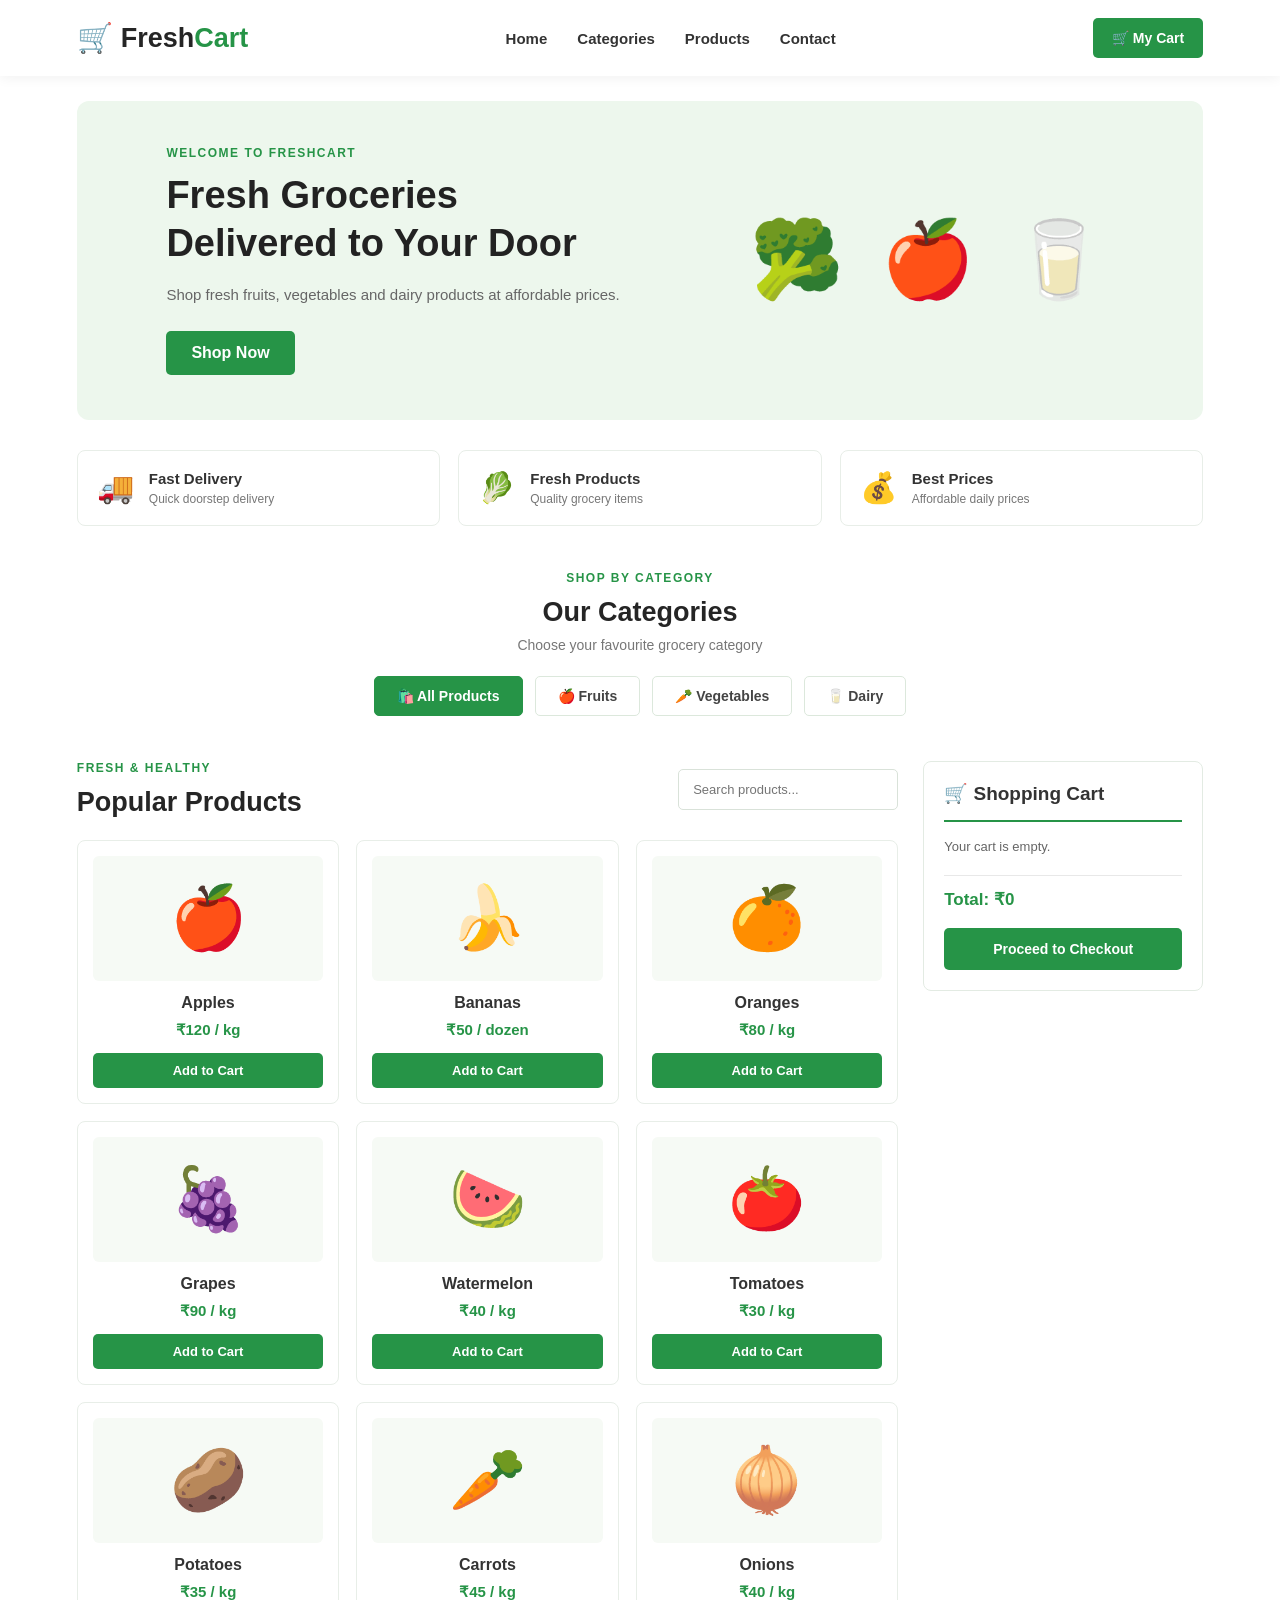
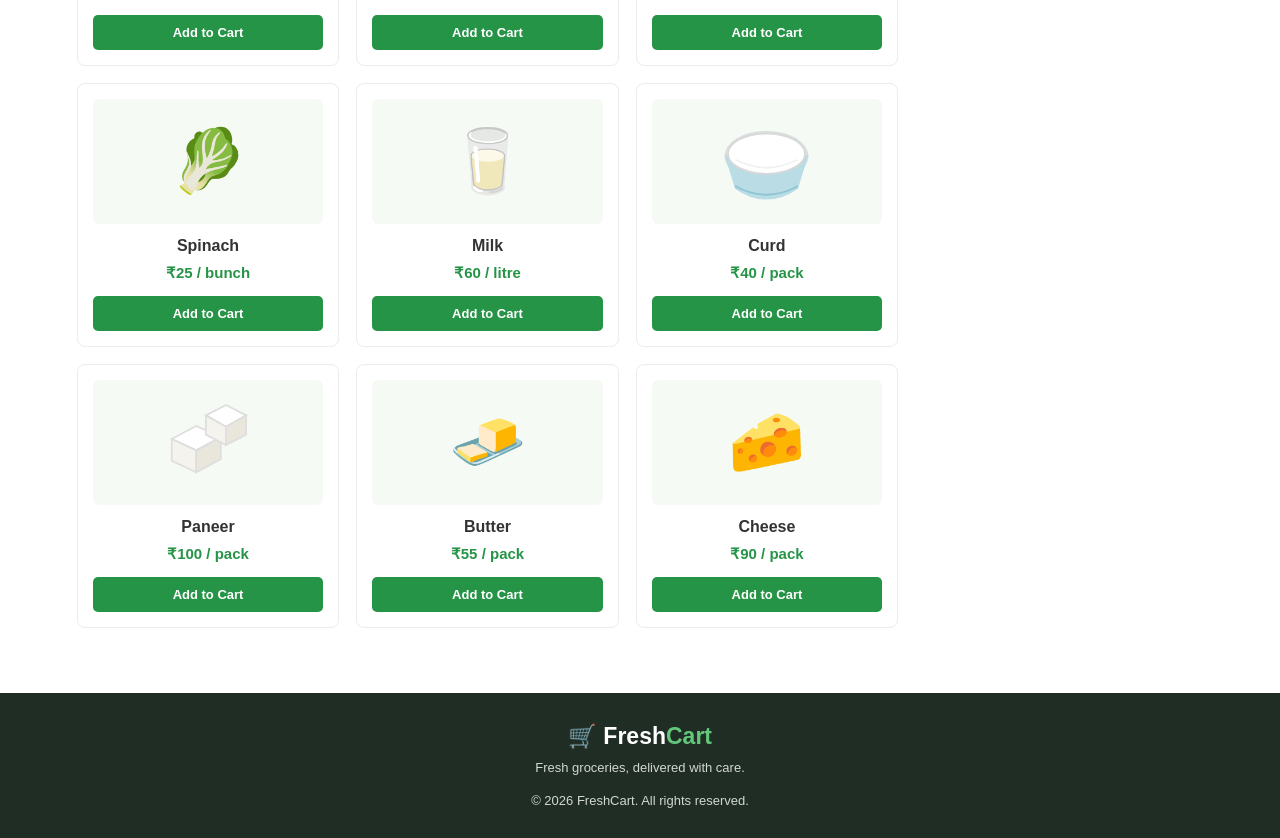
<file: index.html>
<!DOCTYPE html>
<html lang="en">
<head>
    <meta charset="UTF-8">
    <meta name="viewport" content="width=device-width, initial-scale=1.0">
    <title>FreshCart - Online Grocery Store</title>
    <link rel="stylesheet" href="style.css">
</head>
<body>

    <!-- HEADER -->
    <header class="header">
        <div class="logo">
            <span class="logo-icon">🛒</span>
            <span>Fresh<span class="green">Cart</span></span>
        </div>

        <nav class="navigation">
            <a href="#home">Home</a>
            <a href="#categories">Categories</a>
            <a href="#products">Products</a>
            <a href="#footer">Contact</a>
        </nav>

        <a href="#cart" class="cart-link">🛒 My Cart</a>
    </header>

    <!-- SHOPPING PAGE -->
    <div id="shoppingPage">

        <!-- HERO SECTION -->
        <section class="hero" id="home">
            <div class="hero-content">
                <p class="small-heading">WELCOME TO FRESHCART</p>
                <h1>Fresh Groceries<br>Delivered to Your Door</h1>
                <p class="hero-description">
                    Shop fresh fruits, vegetables and dairy products
                    at affordable prices.
                </p>
                <a href="#products" class="shop-button">Shop Now</a>
            </div>

            <div class="hero-emoji">🥦 🍎 🥛</div>
        </section>

        <!-- BENEFITS -->
        <section class="benefits">
            <div class="benefit">
                <span>🚚</span>
                <div>
                    <h3>Fast Delivery</h3>
                    <p>Quick doorstep delivery</p>
                </div>
            </div>

            <div class="benefit">
                <span>🥬</span>
                <div>
                    <h3>Fresh Products</h3>
                    <p>Quality grocery items</p>
                </div>
            </div>

            <div class="benefit">
                <span>💰</span>
                <div>
                    <h3>Best Prices</h3>
                    <p>Affordable daily prices</p>
                </div>
            </div>
        </section>

        <!-- CATEGORIES -->
        <section class="category-section" id="categories">
            <div class="section-heading">
                <p class="small-heading">SHOP BY CATEGORY</p>
                <h2>Our Categories</h2>
                <p>Choose your favourite grocery category</p>
            </div>

            <div class="categories">
                <button class="active" onclick="filterProducts('All', this)">
                    🛍️ All Products
                </button>

                <button onclick="filterProducts('Fruits', this)">
                    🍎 Fruits
                </button>

                <button onclick="filterProducts('Vegetables', this)">
                    🥕 Vegetables
                </button>

                <button onclick="filterProducts('Dairy', this)">
                    🥛 Dairy
                </button>
            </div>
        </section>

        <!-- PRODUCTS AND CART -->
        <section class="shopping-layout" id="products">

            <div class="products-area">
                <div class="products-heading">
                    <div>
                        <p class="small-heading">FRESH & HEALTHY</p>
                        <h2>Popular Products</h2>
                    </div>

                    <input
                        type="text"
                        id="searchInput"
                        placeholder="Search products..."
                        oninput="displayProducts()"
                    >
                </div>

                <div id="productContainer" class="product-grid"></div>
            </div>

            <!-- CART -->
            <aside class="cart-box" id="cart">
                <h2>🛒 Shopping Cart</h2>
                <div class="cart-line"></div>

                <div id="cartItems" class="cart-items">
                    Your cart is empty.
                </div>

                <div id="cartTotal" class="cart-total">
                    Total: ₹0
                </div>

                <button class="checkout-button" onclick="placeOrder()">
                    Proceed to Checkout
                </button>
            </aside>

        </section>

    </div>

    <!-- DELIVERY PAGE -->
    <section id="deliveryPage" class="delivery-page hidden">
        <div class="delivery-card">
            <button class="back-button" onclick="backToShopping()">
                ← Back to Shopping
            </button>

            <p class="small-heading">FRESHCART CHECKOUT</p>
            <h2>Delivery Details</h2>
            <p class="delivery-description">
                Enter your details to complete your order.
            </p>

            <form id="deliveryForm">
                <label for="customerName">Full Name</label>
                <input
                    type="text"
                    id="customerName"
                    placeholder="Enter your name"
                    required
                >

                <label for="mobile">Mobile Number</label>
                <input
                    type="tel"
                    id="mobile"
                    placeholder="Enter 10-digit mobile number"
                    maxlength="10"
                    required
                >

                <label for="address">Address</label>
                <textarea
                    id="address"
                    placeholder="Enter your delivery address"
                    required
                ></textarea>

                <label for="city">City</label>
                <input
                    type="text"
                    id="city"
                    placeholder="Enter your city"
                    required
                >

                <button type="submit" class="checkout-button">
                    Place Order
                </button>
            </form>
        </div>
    </section>

    <!-- ORDER CONFIRMATION -->
    <section id="confirmationPage" class="confirmation-page hidden">
        <div class="confirmation-card">
            <div class="success-icon">✓</div>
            <h2>Order Placed Successfully!</h2>
            <p class="success-message">
                Thank you for shopping with FreshCart.
            </p>

            <div id="orderDetails" class="order-details"></div>

            <button class="checkout-button" onclick="continueShopping()">
                Continue Shopping
            </button>
        </div>
    </section>

    <!-- FOOTER -->
    <footer id="footer">
        <div class="footer-logo">🛒 Fresh<span>Cart</span></div>
        <p>Fresh groceries, delivered with care.</p>
        <p class="copyright">© 2026 FreshCart. All rights reserved.</p>
    </footer>

    <!-- KEEP YOUR EXISTING JAVASCRIPT FILE -->
    <script src="script.js"></script>

</body>
</html>
</file>
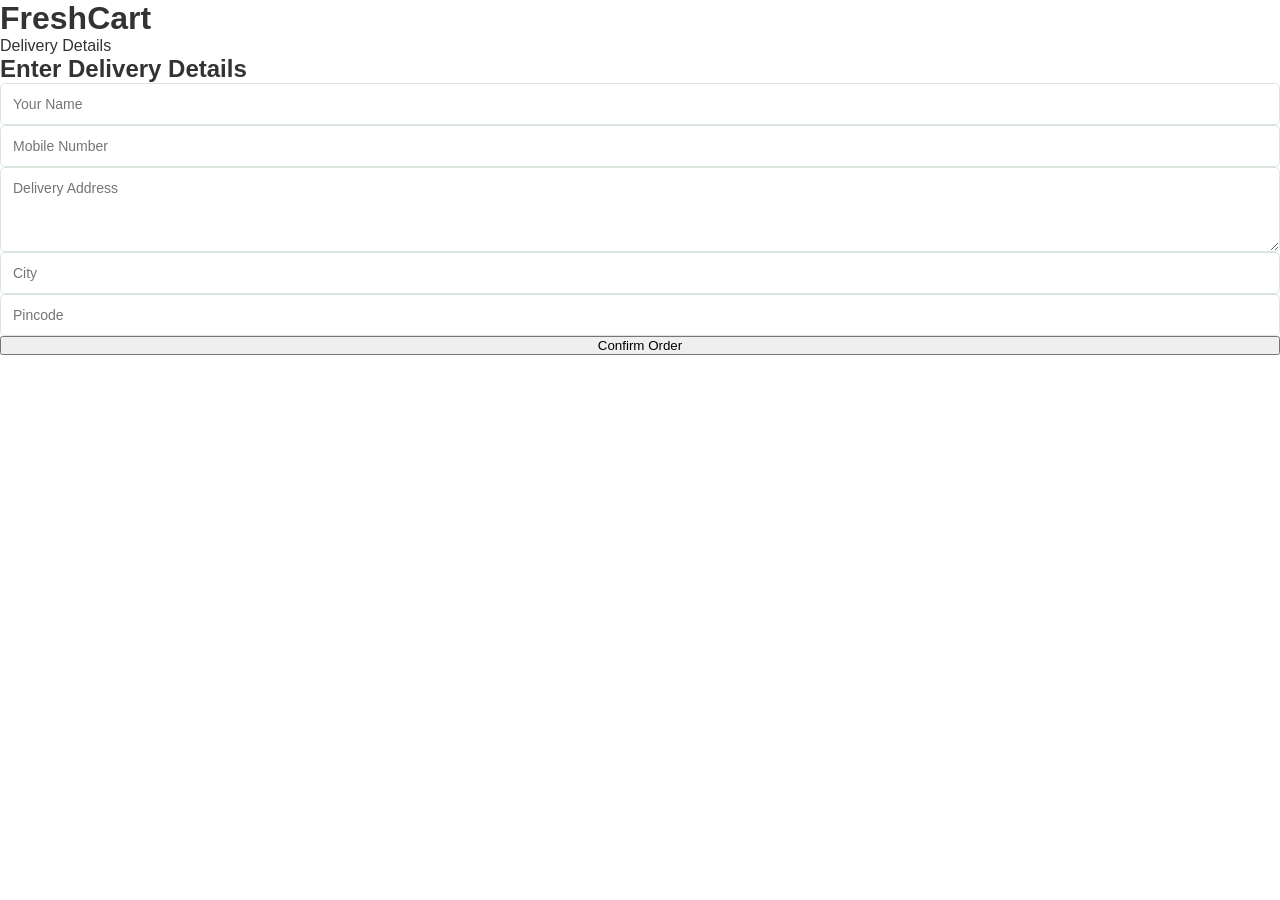
<file: delivery.html>
<!DOCTYPE html>
<html>
<head>
    <title>FreshCart - Delivery Details</title>
    <link rel="stylesheet" href="style.css">
</head>
<body>

<header>
    <h1>FreshCart</h1>
    <p>Delivery Details</p>
</header>

<div class="delivery-box">
    <h2>Enter Delivery Details</h2>

    <form id="deliveryForm">
        <input id="customerName" placeholder="Your Name" required>
        <input id="mobile" placeholder="Mobile Number" maxlength="10" required>
        <textarea id="address" placeholder="Delivery Address" required></textarea>
        <input id="city" placeholder="City" required>
        <input id="pincode" placeholder="Pincode" maxlength="6" required>
        <button type="submit">Confirm Order</button>
    </form>
</div>

<script>
document.getElementById("deliveryForm").addEventListener("submit", function(e) {
    e.preventDefault();

    const mobile = document.getElementById("mobile").value;
    const pincode = document.getElementById("pincode").value;

    if (!/^[0-9]{10}$/.test(mobile)) {
        alert("Enter a valid 10-digit mobile number.");
        return;
    }

    if (!/^[0-9]{6}$/.test(pincode)) {
        alert("Enter a valid 6-digit pincode.");
        return;
    }

    const customer = {
        name: document.getElementById("customerName").value,
        mobile: mobile,
        address: document.getElementById("address").value,
        city: document.getElementById("city").value,
        pincode: pincode
    };

    localStorage.setItem("freshCartCustomer", JSON.stringify(customer));
    window.location.href = "success.html";
});
</script>

</body>
</html>
</file>
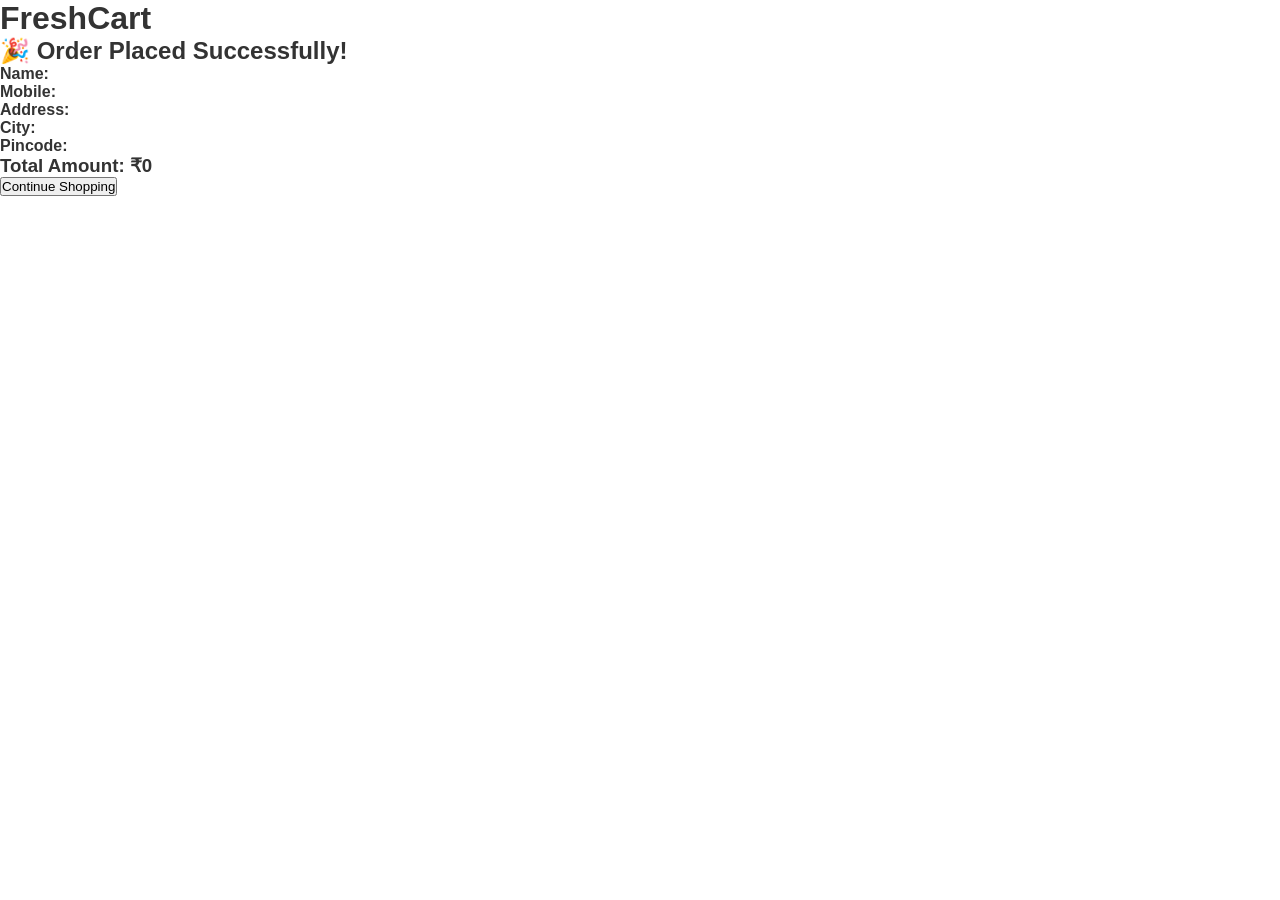
<file: success.html>
<!DOCTYPE html>
<html>
<head>
    <title>Order Successful - FreshCart</title>
    <link rel="stylesheet" href="style.css">
</head>
<body>

<header>
    <h1>FreshCart</h1>
</header>

<div class="delivery-box">
    <h2>🎉 Order Placed Successfully!</h2>
    <div id="customerDetails"></div>
    <h3>Total Amount: ₹<span id="orderTotal"></span></h3>
    <button onclick="continueShopping()">Continue Shopping</button>
</div>

<script>
const customer = JSON.parse(localStorage.getItem("freshCartCustomer") || "{}");

document.getElementById("customerDetails").innerHTML = `
    <p><b>Name:</b> ${customer.name || ""}</p>
    <p><b>Mobile:</b> ${customer.mobile || ""}</p>
    <p><b>Address:</b> ${customer.address || ""}</p>
    <p><b>City:</b> ${customer.city || ""}</p>
    <p><b>Pincode:</b> ${customer.pincode || ""}</p>
`;

document.getElementById("orderTotal").textContent =
    localStorage.getItem("freshCartTotal") || "0";

function continueShopping() {
    localStorage.removeItem("freshCartItems");
    localStorage.removeItem("freshCartTotal");
    localStorage.removeItem("freshCartCustomer");
    window.location.href = "index.html";
}
</script>

</body>
</html>
</file>
<file: style.css>
* {
    margin: 0;
    padding: 0;
    box-sizing: border-box;
}

html {
    scroll-behavior: smooth;
}

body {
    font-family: Arial, sans-serif;
    background: #ffffff;
    color: #333333;
}

/* HEADER */

.header {
    width: 100%;
    min-height: 76px;
    padding: 15px 6%;
    display: flex;
    align-items: center;
    justify-content: space-between;
    background: white;
    box-shadow: 0 2px 12px rgba(0, 0, 0, 0.06);
    position: sticky;
    top: 0;
    z-index: 100;
}

.logo {
    font-size: 27px;
    font-weight: bold;
    color: #252525;
    display: flex;
    align-items: center;
    gap: 8px;
}

.logo-icon {
    font-size: 29px;
}

.green {
    color: #269447;
}

.navigation {
    display: flex;
    gap: 30px;
}

.navigation a {
    text-decoration: none;
    color: #333;
    font-size: 15px;
    font-weight: 600;
}

.navigation a:hover {
    color: #269447;
}

.cart-link {
    text-decoration: none;
    background: #269447;
    color: white;
    padding: 12px 19px;
    border-radius: 5px;
    font-weight: bold;
    font-size: 14px;
}

/* HERO */

.hero {
    margin: 25px auto;
    width: 88%;
    min-height: 310px;
    border-radius: 12px;
    padding: 45px 7%;
    background: #edf7ed;
    display: flex;
    align-items: center;
    justify-content: space-between;
    overflow: hidden;
}

.hero-content {
    max-width: 520px;
}

.small-heading {
    color: #269447;
    font-size: 12px;
    font-weight: bold;
    letter-spacing: 1.5px;
    margin-bottom: 12px;
}

.hero h1 {
    font-size: 38px;
    line-height: 1.25;
    color: #222;
    margin-bottom: 15px;
}

.hero-description {
    color: #666;
    font-size: 15px;
    line-height: 1.7;
    margin-bottom: 23px;
}

.shop-button {
    display: inline-block;
    text-decoration: none;
    background: #269447;
    color: white;
    padding: 13px 25px;
    border-radius: 5px;
    font-weight: bold;
}

.shop-button:hover,
.checkout-button:hover {
    background: #197638;
}

.hero-emoji {
    font-size: 75px;
    letter-spacing: 8px;
}

/* BENEFITS */

.benefits {
    width: 88%;
    margin: 30px auto 45px;
    display: grid;
    grid-template-columns: repeat(3, 1fr);
    gap: 18px;
}

.benefit {
    display: flex;
    align-items: center;
    gap: 15px;
    padding: 19px;
    border: 1px solid #e8eee8;
    border-radius: 8px;
}

.benefit > span {
    font-size: 30px;
}

.benefit h3 {
    font-size: 15px;
    margin-bottom: 5px;
}

.benefit p {
    color: #777;
    font-size: 12px;
}

/* SECTION HEADINGS */

.category-section {
    width: 88%;
    margin: 0 auto 35px;
    text-align: center;
}

.section-heading h2,
.products-heading h2 {
    font-size: 27px;
    margin-bottom: 9px;
    color: #252525;
}

.section-heading > p:last-child {
    font-size: 14px;
    color: #777;
}

/* CATEGORY BUTTONS */

.categories {
    display: flex;
    justify-content: center;
    flex-wrap: wrap;
    gap: 12px;
    margin-top: 23px;
}

.categories button {
    border: 1px solid #dce8dc;
    background: white;
    color: #444;
    padding: 11px 22px;
    border-radius: 5px;
    cursor: pointer;
    font-size: 14px;
    font-weight: 600;
}

.categories button:hover,
.categories button.active {
    background: #269447;
    border-color: #269447;
    color: white;
}

/* PRODUCTS AND CART LAYOUT */

.shopping-layout {
    width: 88%;
    margin: 45px auto 65px;
    display: grid;
    grid-template-columns: minmax(0, 1fr) 280px;
    gap: 25px;
    align-items: start;
}

.products-heading {
    display: flex;
    justify-content: space-between;
    align-items: center;
    gap: 15px;
    margin-bottom: 22px;
}

.products-heading h2 {
    margin-bottom: 0;
}

#searchInput {
    width: 220px;
    padding: 12px 14px;
    border: 1px solid #d9e2d9;
    border-radius: 5px;
    outline: none;
    font-size: 13px;
}

#searchInput:focus {
    border-color: #269447;
}

/* PRODUCT CARDS */

.product-grid {
    display: grid;
    grid-template-columns: repeat(3, minmax(0, 1fr));
    gap: 17px;
}

.product-card {
    border: 1px solid #e8eee8;
    border-radius: 8px;
    padding: 15px;
    text-align: center;
    background: white;
    transition: 0.2s ease;
}

.product-card:hover {
    border-color: #a8d4ae;
    box-shadow: 0 5px 18px rgba(0, 0, 0, 0.07);
    transform: translateY(-3px);
}

.product-image {
    height: 125px;
    display: flex;
    align-items: center;
    justify-content: center;
    background: #f6faf5;
    border-radius: 6px;
    margin-bottom: 13px;
    font-size: 62px;
}

.product-image svg {
    width: 105px;
    height: 105px;
}

.product-card h3 {
    font-size: 16px;
    margin-bottom: 9px;
    color: #333;
}

.price {
    color: #269447;
    font-size: 15px;
    font-weight: bold;
    margin-bottom: 14px;
}

.add-button {
    width: 100%;
    border: none;
    background: #269447;
    color: white;
    padding: 10px;
    border-radius: 5px;
    cursor: pointer;
    font-weight: bold;
    font-size: 13px;
}

.add-button:hover {
    background: #197638;
}

/* CART */

.cart-box {
    position: sticky;
    top: 95px;
    border: 1px solid #e3ebe3;
    border-radius: 8px;
    padding: 20px;
    background: #fff;
}

.cart-box h2 {
    font-size: 19px;
}

.cart-line {
    height: 2px;
    background: #269447;
    margin: 15px 0;
}

.cart-items {
    font-size: 13px;
    color: #666;
    line-height: 1.6;
}

.cart-item {
    display: flex;
    justify-content: space-between;
    align-items: center;
    gap: 8px;
    padding: 10px 0;
    border-bottom: 1px solid #eeeeee;
}

.cart-item span {
    font-size: 12px;
}

.cart-item button {
    border: none;
    background: #fff0f0;
    color: #d33;
    padding: 6px 8px;
    border-radius: 4px;
    cursor: pointer;
    font-size: 11px;
}

.cart-total {
    margin-top: 18px;
    padding-top: 13px;
    border-top: 1px solid #e8e8e8;
    font-weight: bold;
    font-size: 17px;
    color: #269447;
}

.checkout-button {
    width: 100%;
    margin-top: 18px;
    padding: 13px;
    background: #269447;
    color: white;
    border: none;
    border-radius: 5px;
    font-size: 14px;
    font-weight: bold;
    cursor: pointer;
}

/* DELIVERY PAGE */

.hidden {
    display: none !important;
}

.delivery-page,
.confirmation-page {
    min-height: 75vh;
    padding: 45px 20px;
    background: #f5f9f4;
}

.delivery-card,
.confirmation-card {
    max-width: 500px;
    margin: auto;
    background: white;
    padding: 30px;
    border-radius: 10px;
    box-shadow: 0 4px 20px rgba(0, 0, 0, 0.06);
}

.back-button {
    border: none;
    background: transparent;
    color: #269447;
    font-size: 14px;
    cursor: pointer;
    margin-bottom: 25px;
}

.delivery-card h2,
.confirmation-card h2 {
    font-size: 25px;
    margin-bottom: 10px;
}

.delivery-description {
    color: #777;
    font-size: 14px;
    margin-bottom: 22px;
}

#deliveryForm {
    display: flex;
    flex-direction: column;
}

#deliveryForm label {
    font-size: 13px;
    font-weight: bold;
    margin: 13px 0 7px;
}

#deliveryForm input,
#deliveryForm textarea {
    width: 100%;
    padding: 12px;
    border: 1px solid #dce5dc;
    border-radius: 5px;
    font-family: Arial, sans-serif;
    font-size: 14px;
    outline: none;
}

#deliveryForm input:focus,
#deliveryForm textarea:focus {
    border-color: #269447;
}

#deliveryForm textarea {
    min-height: 85px;
    resize: vertical;
}

/* CONFIRMATION */

.confirmation-card {
    text-align: center;
}

.success-icon {
    width: 60px;
    height: 60px;
    margin: 0 auto 18px;
    border-radius: 50%;
    background: #e5f6e8;
    color: #269447;
    font-size: 38px;
    line-height: 60px;
    font-weight: bold;
}

.success-message {
    color: #777;
    font-size: 14px;
    margin-bottom: 20px;
}

.order-details {
    text-align: left;
    background: #f7faf6;
    padding: 18px;
    border-radius: 6px;
    margin: 18px 0;
    font-size: 14px;
    line-height: 1.8;
    overflow-wrap: anywhere;
}

.order-details h3 {
    margin: 10px 0;
    color: #269447;
}

/* FOOTER */

footer {
    background: #202d24;
    color: white;
    text-align: center;
    padding: 30px 15px;
}

.footer-logo {
    font-size: 23px;
    font-weight: bold;
    margin-bottom: 10px;
}

.footer-logo span {
    color: #62c77b;
}

footer p {
    font-size: 13px;
    color: #d0d8d1;
    margin-top: 8px;
}

.copyright {
    margin-top: 18px;
}

/* RESPONSIVE DESIGN */

@media (max-width: 1000px) {
    .shopping-layout {
        grid-template-columns: 1fr;
    }

    .cart-box {
        position: static;
    }

    .product-grid {
        grid-template-columns: repeat(3, minmax(0, 1fr));
    }
}

@media (max-width: 700px) {
    .header {
        flex-wrap: wrap;
        gap: 15px;
    }

    .navigation {
        order: 3;
        width: 100%;
        justify-content: center;
        gap: 17px;
    }

    .navigation a {
        font-size: 13px;
    }

    .hero {
        flex-direction: column;
        align-items: flex-start;
        gap: 25px;
        padding: 30px 7%;
    }

    .hero h1 {
        font-size: 29px;
    }

    .hero-emoji {
        font-size: 48px;
    }

    .benefits {
        grid-template-columns: 1fr;
    }

    .shopping-layout,
    .category-section,
    .benefits,
    .hero {
        width: 92%;
    }

    .products-heading {
        flex-direction: column;
        align-items: stretch;
    }

    #searchInput {
        width: 100%;
    }

    .product-grid {
        grid-template-columns: repeat(2, minmax(0, 1fr));
    }
}

@media (max-width: 380px) {
    .product-grid {
        grid-template-columns: 1fr;
    }
}
</file>
